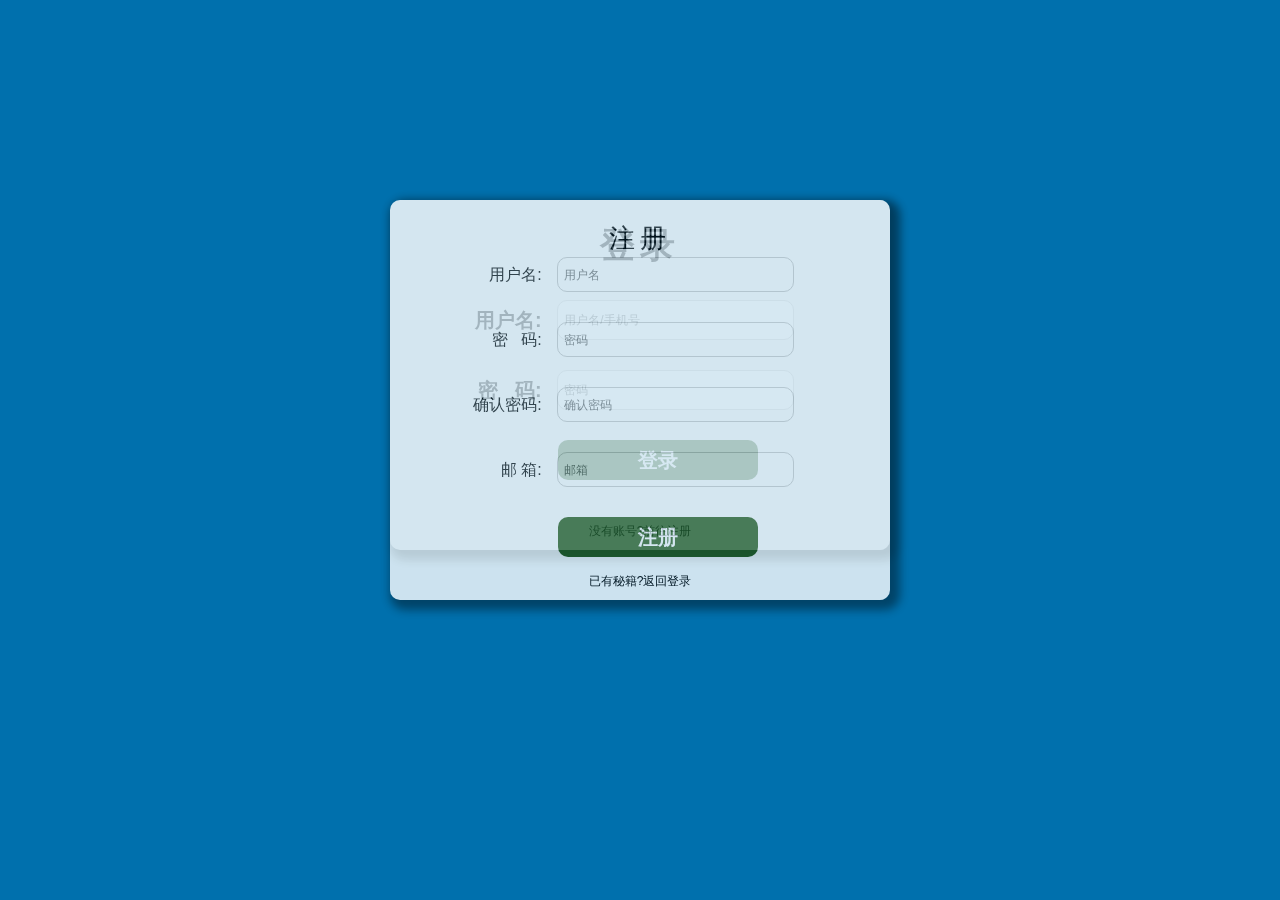
<file: Mysystem/login.html>
<!DOCTYPE html>
<html lang="en">
<head>
<meta http-equiv="Content-Type" content="text/html; charset=utf-8" />
<title>登录</title>

<link rel="stylesheet" type="text/css" href="css/bootstrap.min.css" />
<link rel="stylesheet" type="text/css" href="css/style.css" />

<script src="js/jquery-1.7.2.min.js" type="text/javascript"></script>
<script type="text/javascript">
$(function() {
	$('#login').click(function() {
		var name_state = $('#name');
		var psd_state = $('#psd');
		var name = $('#name').val();
		var psd = $('#psd').val();
		if (name == '') {
			name_state.parent().next().next().css("display", "block");
			return false;
		} else if (psd == '') {
			name_state.parent().next().next().css("display", "none");
			psd_state.parent().next().next().css("display", "block");
			return false;
		} else {
			name_state.parent().next().next().css("display", "none");
			psd_state.parent().next().next().css("display", "none");
			$('.login').submit();
		}
	});
	$('#register').click(function() {
		var name_r_state = $('#name_r');
		var psd_r_state = $('#psd_r');
		var affirm_psd_state = $('#affirm_psd');
		var name_r = $('#name_r').val();
		var psd_r = $('#psd_r').val();
		var affirm_psd = $('#affirm_psd').val();
		if (name_r == '') {
			name_r_state.parent().next().next().css("display", "block");
			return false;
		} else if (psd_r == '') {
			psd_r_state.parent().next().next().css("display", "block");
			return false;
		} else if (affirm_psd == '') {
			affirm_psd_state.parent().next().next().css("display", "block");
			return false;
		} else if (psd_r != affirm_psd) {
			return false;
		} else {
			$('.register').submit();
		}
	})
})

function ok_or_errorBylogin(l) {
	var content = $(l).val();
	if (content != "") {
		$(l).parent().next().next().css("display", "none");
	}
}

function ok_or_errorByRegister(r) {
	var affirm_psd = $("#affirm_psd");
	var psd_r = $("#psd_r");
	var affirm_psd_v = $("#affirm_psd").val();
	var psd_r_v = $("#psd_r").val();
	var email_r=$("#email_r").val();
	var content = $(r).val();
	if (content == "") {
		$(r).parent().next().next().css("display", "block");
		return false;
	} else {
		$(r).parent().next().css("display", "block");
		$(r).parent().next().next().css("display", "none");
		if (psd_r_v == "") {
			$(psd_r).parent().next().css("display", "none");
			$(psd_r).parent().next().next().css("display", "none");
			$(psd_r).parent().next().next().css("display", "block");
			return false;
		}
		if (email_r == "") {
			$(psd_r).parent().next().css("display", "none");
			$(psd_r).parent().next().next().css("display", "none");
			$(psd_r).parent().next().next().css("display", "block");
			return false;
		}
		if (affirm_psd_v == "") {
			$(affirm_psd_v).parent().next().css("display", "none");
			$(affirm_psd_v).parent().next().next().css("display", "none");
			$(affirm_psd_v).parent().next().next().css("display", "block");
			return false;
		}
		if (psd_r_v == affirm_psd_v) {
			$(affirm_psd).parent().next().css("display", "none");
			$(affirm_psd).parent().next().next().css("display", "none");
			$(psd_r).parent().next().css("display", "none");
			$(psd_r).parent().next().next().css("display", "none");
			$(affirm_psd).parent().next().css("display", "block");
			$(psd_r).parent().next().css("display", "block");
		} else {
			$(affirm_psd).parent().next().css("display", "none");
			$(affirm_psd).parent().next().next().css("display", "none");
			$(psd_r).parent().next().css("display", "none");
			$(psd_r).parent().next().next().css("display", "none");
			$(psd_r).parent().next().css("display", "block");
			$(affirm_psd).parent().next().next().css("display", "block");
			return false;
		}
	}
}

function barter_btn(bb) {
	$(bb).parent().parent().fadeOut(1000);
	$(bb).parent().parent().siblings().fadeIn(1000);
}






</script>
</head>

<body class="login_body">
    <script>
        $(document).ready(function () {
            $(".barter_btn").trigger("click")
        })

    </script>
<div class="login_div">
	<div class="col-xs-12 login_title">登录</div>
	<form action="/login/" class="login" method="post">
		<div class="nav">
			<div class="nav login_nav">
				<div class="col-xs-4 login_username">
					用户名:
				</div>
				<div class="col-xs-6 login_usernameInput">
					<input type="text" name="name" id="name" value="" placeholder="&nbsp;&nbsp;用户名/手机号"  onblur="javascript:ok_or_errorBylogin(this)" />
                </div>
                <script>
                    $("#name").val()
                </script>
				<div class="col-xs-1 ok_gou">
					√
				</div>
				<div class="col-xs-1 error_cuo">
					×
				</div>
			</div>
			<div class="nav login_psdNav">
				<div class="col-xs-4">
					密&nbsp;&nbsp;&nbsp;码:
				</div>
				<div class="col-xs-6">
					<input type="password" name="passwd" id="psd" value="" placeholder="&nbsp;&nbsp;密码" onBlur="javascript:ok_or_errorBylogin(this)" />
				</div>
				<div class="col-xs-1 ok_gou">
					√
				</div>
				<div class="col-xs-1 error_cuo">
					×
				</div>
			</div>
			<div class="col-xs-12 login_btn_div" style="margin-bottom: 15px;">
				<input type="submit" class="sub_btn" value="登录" id="login" />
			</div>
			<!-- 错误信息 -->
            <p class="text-center text-danger " style="font-size: 14px;"></p>
		</div>
	</form>

	<div class="col-xs-12 barter_btnDiv">
		<button class="barter_btn" onClick="javascript:barter_btn(this)">没有账号?前往注册</button>
	</div>
</div>

<div class="register_body">
	<div class="col-xs-12 register_title">注册</div>
	<form action="/registe/" class="register" method="post" enctype="multipart/form-data">
		<div class="nav">
			<div class="nav register_nav">
				<div class="col-xs-4">
					用户名:
				</div>
				<div class="col-xs-6">
					<input type="text" name="name" id="name_r" value="" placeholder="&nbsp;&nbsp;用户名" onBlur="javascript:ok_or_errorByRegister(this)" />
				</div>
				<div class="col-xs-1 ok_gou">
					√
				</div>
				<div class="col-xs-1 error_cuo">
					×
				</div>
			</div>
			<div class="nav register_psdnav">
				<div class="col-xs-4">
					密&nbsp;&nbsp;&nbsp;码:
				</div>
				<div class="col-xs-6">
					<input type="password" name="passwd" id="psd_r" value="" placeholder="&nbsp;&nbsp;密码" onBlur="javascript:ok_or_errorByRegister(this)" />
				</div>
				<div class="col-xs-1 ok_gou">
					√
				</div>
				<div class="col-xs-1 error_cuo">
					×
				</div>
			</div>
			<div class="nav register_affirm">
				<div class="col-xs-4">
					确认密码:
				</div>
				<div class="col-xs-6">
					<input type="password" name="repasswd" id="affirm_psd" value="" placeholder="&nbsp;&nbsp;确认密码" onBlur="javascript:ok_or_errorByRegister(this)" />
				</div>
				<div class="col-xs-1 ok_gou">
					√
				</div>
				<div class="col-xs-1 error_cuo">
					×
				</div>
			</div>
            <div class="nav register_emailnav">
				<div class="col-xs-4">
					邮 箱:
				</div>
				<div class="col-xs-6">
					<input type="email" name="email" id="email_r" value="" placeholder="&nbsp;&nbsp;邮箱" onBlur="javascript:ok_or_errorByRegister(this)" />
				</div>
				<div class="col-xs-1 ok_gou">
					√
				</div>
				<div class="col-xs-1 error_cuo">
					×
				</div>
			</div>
			<div class="col-xs-12 register_btn_div">
				<!-- 错误返回 -->
                <p class="text-center text-danger"></p>
				<input type="submit" class="sub_btn" value="注册" id="register" />
			</div>
		</div>
	</form>

	<div class="col-xs-12 barter_register">
		<button class="barter_registerBtn" onClick="javascript:barter_btn(this)" style="">已有秘籍?返回登录</button>
	</div>
</div>


</body>
</html>
</file>
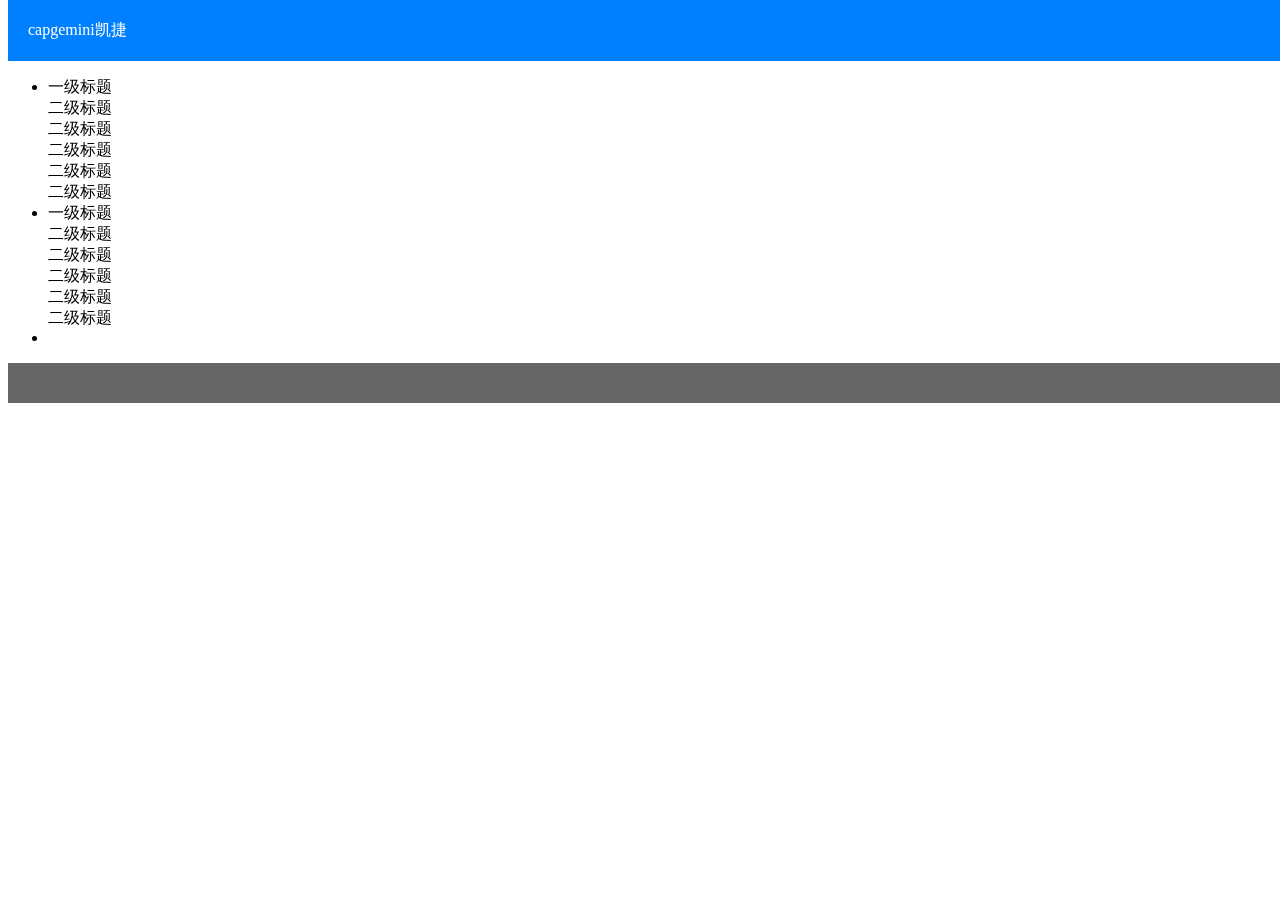
<file: Mysystem/test.html>
<!DOCTYPE html>
<html lang="en">
<head>
	<meta charset="UTF-8">
	<title>Document</title>
	<style type="text/css">
		#content{
			width: 1300px;
			max-width: 1920px;
			min-width: 1366px;
			position: fixed;
			top: 0px;
			bottom: 0;
		}
		#content >header{
			padding: 20px;
			background: #007fff;
			color: white
		}
		#content >section{
			
			height: calc(100%-122px);

		}
		#content >section>nav{
			width: 200px;
			height: 100%;
			vertical-align: top;
		}
		#content >section>nav>dl{
			display: none;
		}
		#content >section>div{
			height: calc(100%-200px);
			vertical-align: top;
		}
		footer{
			display: block;
			padding: 20px;
			text-align: center;
			background: #666;
			color: #fff;

		}
		.inlineblock{
			display: inline-block;
		}
	</style>
</head>
<body>
	<div id="content">
		<header>capgemini凯捷</header>
		<section>
			<nav class="inlineblock allNav">
				<ul>
					<li class="li1">
						<a type="0">一级标题</a>
						<dl>二级标题</dl>
						<dl>二级标题</dl>
						<dl>二级标题</dl>
						<dl>二级标题</dl>
						<dl>二级标题</dl>
					</li>
					<li>
						<a type="0">一级标题</a>
						<dl>二级标题</dl>
						<dl>二级标题</dl>
						<dl>二级标题</dl>
						<dl>二级标题</dl>
						<dl>二级标题</dl>
					</li>
					<li></li>
				</ul>
			</nav>
			<div class="inlineblock"></div>
		</section>
		<footer></footer>
	</div>
</body>
<script src="js/jquery-1.7.2.min.js"></script>
<script type="text/javascript">
	//parent()  parents() siblings()所有的平级 children()子级 find()往下找所有子级 next()下一个 nextAll()下面所有 prev()前一个 prevAll()前面所有个
	//操作 show()显示 ==display block //display inline-block
	//hidden隐藏 
	$(".allNav li.li1").click(function(){
		//attr取属性
		const type = $(this).attr('type')
		if (type == 0){
			$(this).siblings('dl').slideDown(200)
			$(this).attr('type',1)
		}else{

		}
		$(this).children('dl').toggle()

		var html = ''
		data.map(function(object,index){
			html += '<tr>';
			html += '<td>'+object.name+'</td>';
			html += '<td>'+object.content+'</td>';
			html += '<td><button>导出</button></td>';
			html += '<tr>';
		})
	})
</script>
</html>
</file>
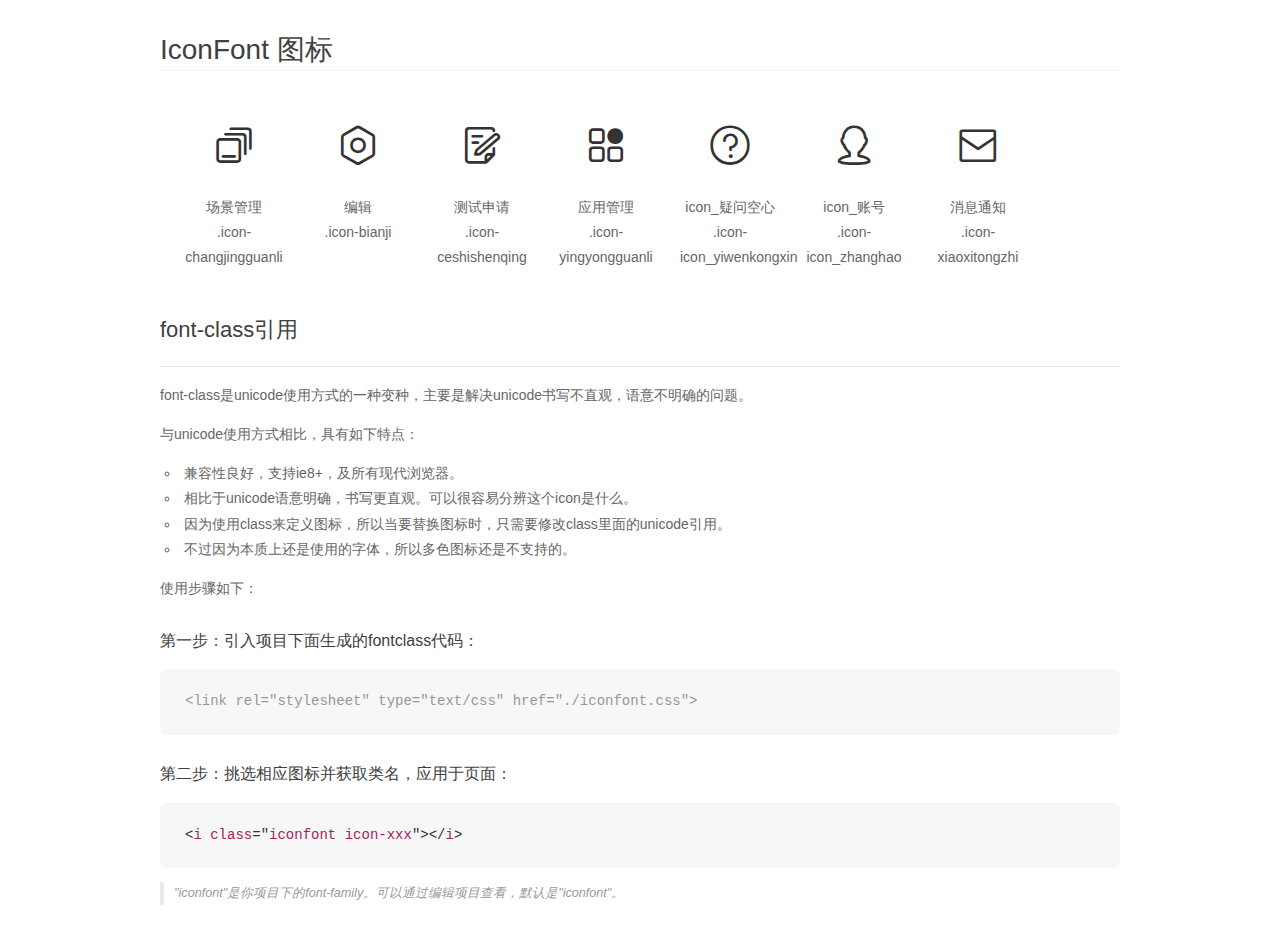
<file: Mysystem/font_965178_f20ciccxwzk/demo_fontclass.html>
<!DOCTYPE html>
<html>
<head>
    <meta charset="utf-8"/>
    <title>IconFont</title>
    <link rel="stylesheet" href="demo.css">
    <link rel="stylesheet" href="iconfont.css">
</head>
<body>
    <div class="main markdown">
        <h1>IconFont 图标</h1>
        <ul class="icon_lists clear">
            
                <li>
                <i class="icon iconfont icon-changjingguanli"></i>
                    <div class="name">场景管理</div>
                    <div class="fontclass">.icon-changjingguanli</div>
                </li>
            
                <li>
                <i class="icon iconfont icon-bianji"></i>
                    <div class="name">编辑</div>
                    <div class="fontclass">.icon-bianji</div>
                </li>
            
                <li>
                <i class="icon iconfont icon-ceshishenqing"></i>
                    <div class="name">测试申请</div>
                    <div class="fontclass">.icon-ceshishenqing</div>
                </li>
            
                <li>
                <i class="icon iconfont icon-yingyongguanli"></i>
                    <div class="name">应用管理</div>
                    <div class="fontclass">.icon-yingyongguanli</div>
                </li>
            
                <li>
                <i class="icon iconfont icon-icon_yiwenkongxin"></i>
                    <div class="name">icon_疑问空心</div>
                    <div class="fontclass">.icon-icon_yiwenkongxin</div>
                </li>
            
                <li>
                <i class="icon iconfont icon-icon_zhanghao"></i>
                    <div class="name">icon_账号</div>
                    <div class="fontclass">.icon-icon_zhanghao</div>
                </li>
            
                <li>
                <i class="icon iconfont icon-xiaoxitongzhi"></i>
                    <div class="name">消息通知</div>
                    <div class="fontclass">.icon-xiaoxitongzhi</div>
                </li>
            
        </ul>

        <h2 id="font-class-">font-class引用</h2>
        <hr>

        <p>font-class是unicode使用方式的一种变种，主要是解决unicode书写不直观，语意不明确的问题。</p>
        <p>与unicode使用方式相比，具有如下特点：</p>
        <ul>
        <li>兼容性良好，支持ie8+，及所有现代浏览器。</li>
        <li>相比于unicode语意明确，书写更直观。可以很容易分辨这个icon是什么。</li>
        <li>因为使用class来定义图标，所以当要替换图标时，只需要修改class里面的unicode引用。</li>
        <li>不过因为本质上还是使用的字体，所以多色图标还是不支持的。</li>
        </ul>
        <p>使用步骤如下：</p>
        <h3 id="-fontclass-">第一步：引入项目下面生成的fontclass代码：</h3>


        <pre><code class="lang-js hljs javascript"><span class="hljs-comment">&lt;link rel="stylesheet" type="text/css" href="./iconfont.css"&gt;</span></code></pre>
        <h3 id="-">第二步：挑选相应图标并获取类名，应用于页面：</h3>
        <pre><code class="lang-css hljs">&lt;<span class="hljs-selector-tag">i</span> <span class="hljs-selector-tag">class</span>="<span class="hljs-selector-tag">iconfont</span> <span class="hljs-selector-tag">icon-xxx</span>"&gt;&lt;/<span class="hljs-selector-tag">i</span>&gt;</code></pre>
        <blockquote>
        <p>"iconfont"是你项目下的font-family。可以通过编辑项目查看，默认是"iconfont"。</p>
        </blockquote>
    </div>
</body>
</html>
</file>
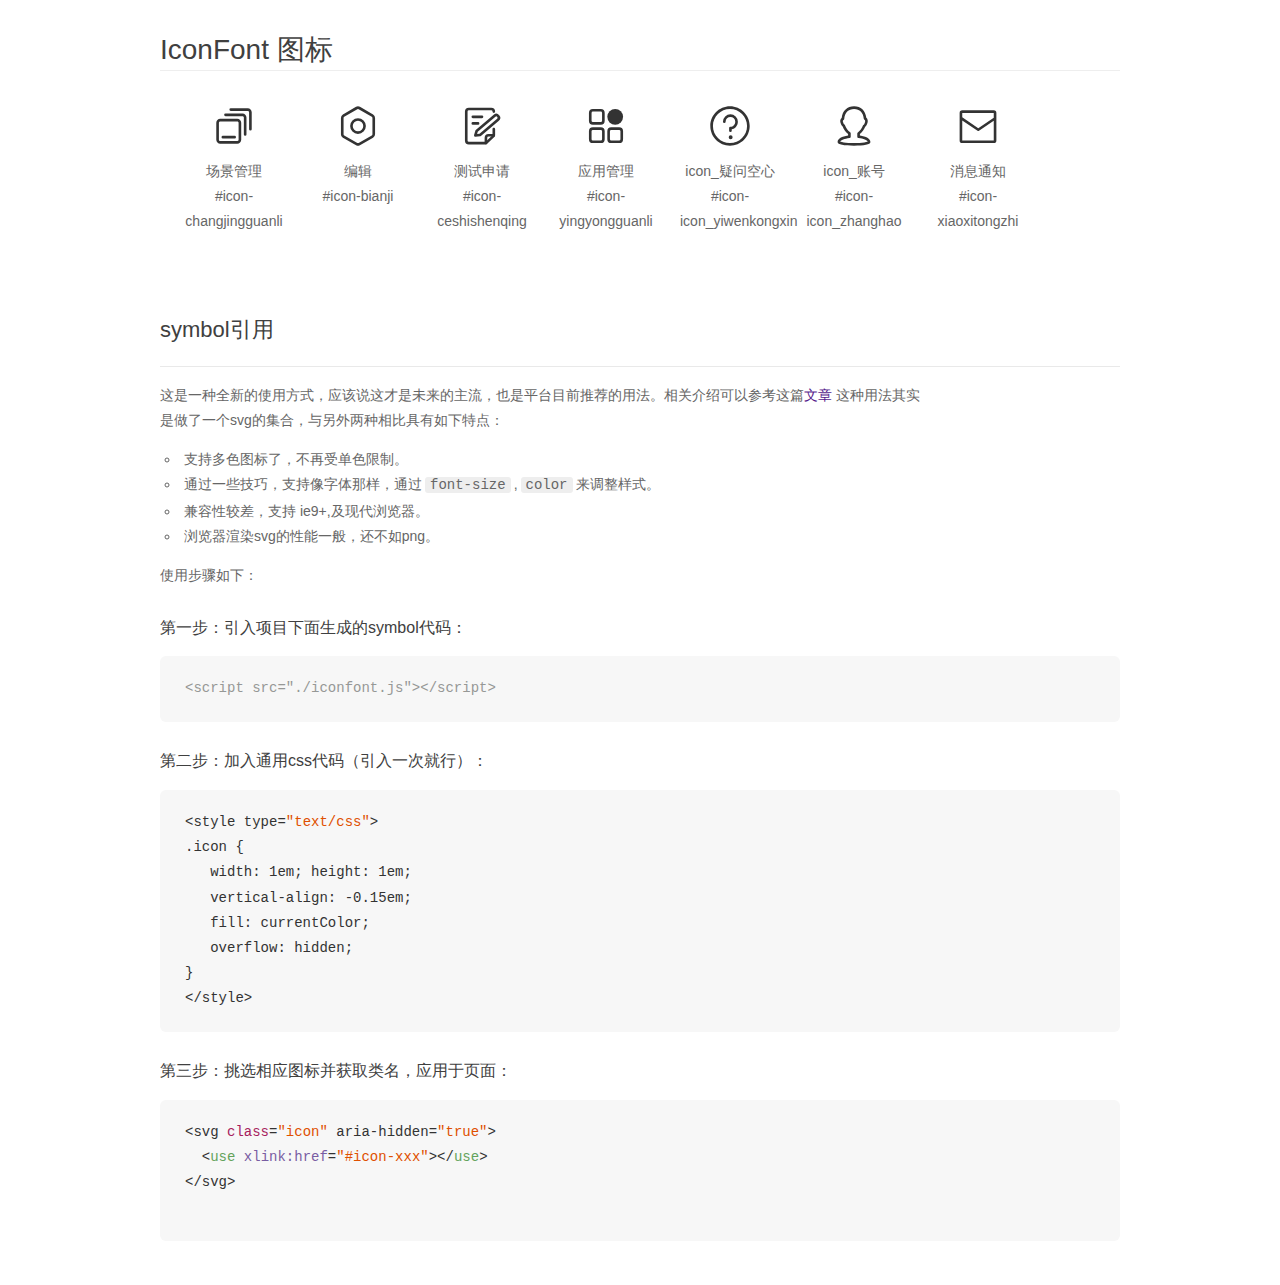
<file: Mysystem/font_965178_f20ciccxwzk/demo_symbol.html>
<!DOCTYPE html>
<html>
<head>
    <meta charset="utf-8"/>
    <title>IconFont</title>
    <link rel="stylesheet" href="demo.css">
    <script src="iconfont.js"></script>

    <style type="text/css">
        .icon {
          /* 通过设置 font-size 来改变图标大小 */
          width: 1em; height: 1em;
          /* 图标和文字相邻时，垂直对齐 */
          vertical-align: -0.15em;
          /* 通过设置 color 来改变 SVG 的颜色/fill */
          fill: currentColor;
          /* path 和 stroke 溢出 viewBox 部分在 IE 下会显示
             normalize.css 中也包含这行 */
          overflow: hidden;
        }

    </style>
</head>
<body>
    <div class="main markdown">
        <h1>IconFont 图标</h1>
        <ul class="icon_lists clear">
            
                <li>
                    <svg class="icon" aria-hidden="true">
                        <use xlink:href="#icon-changjingguanli"></use>
                    </svg>
                    <div class="name">场景管理</div>
                    <div class="fontclass">#icon-changjingguanli</div>
                </li>
            
                <li>
                    <svg class="icon" aria-hidden="true">
                        <use xlink:href="#icon-bianji"></use>
                    </svg>
                    <div class="name">编辑</div>
                    <div class="fontclass">#icon-bianji</div>
                </li>
            
                <li>
                    <svg class="icon" aria-hidden="true">
                        <use xlink:href="#icon-ceshishenqing"></use>
                    </svg>
                    <div class="name">测试申请</div>
                    <div class="fontclass">#icon-ceshishenqing</div>
                </li>
            
                <li>
                    <svg class="icon" aria-hidden="true">
                        <use xlink:href="#icon-yingyongguanli"></use>
                    </svg>
                    <div class="name">应用管理</div>
                    <div class="fontclass">#icon-yingyongguanli</div>
                </li>
            
                <li>
                    <svg class="icon" aria-hidden="true">
                        <use xlink:href="#icon-icon_yiwenkongxin"></use>
                    </svg>
                    <div class="name">icon_疑问空心</div>
                    <div class="fontclass">#icon-icon_yiwenkongxin</div>
                </li>
            
                <li>
                    <svg class="icon" aria-hidden="true">
                        <use xlink:href="#icon-icon_zhanghao"></use>
                    </svg>
                    <div class="name">icon_账号</div>
                    <div class="fontclass">#icon-icon_zhanghao</div>
                </li>
            
                <li>
                    <svg class="icon" aria-hidden="true">
                        <use xlink:href="#icon-xiaoxitongzhi"></use>
                    </svg>
                    <div class="name">消息通知</div>
                    <div class="fontclass">#icon-xiaoxitongzhi</div>
                </li>
            
        </ul>


        <h2 id="symbol-">symbol引用</h2>
        <hr>

        <p>这是一种全新的使用方式，应该说这才是未来的主流，也是平台目前推荐的用法。相关介绍可以参考这篇<a href="">文章</a>
        这种用法其实是做了一个svg的集合，与另外两种相比具有如下特点：</p>
        <ul>
          <li>支持多色图标了，不再受单色限制。</li>
          <li>通过一些技巧，支持像字体那样，通过<code>font-size</code>,<code>color</code>来调整样式。</li>
          <li>兼容性较差，支持 ie9+,及现代浏览器。</li>
          <li>浏览器渲染svg的性能一般，还不如png。</li>
        </ul>
        <p>使用步骤如下：</p>
        <h3 id="-symbol-">第一步：引入项目下面生成的symbol代码：</h3>
        <pre><code class="lang-js hljs javascript"><span class="hljs-comment">&lt;script src="./iconfont.js"&gt;&lt;/script&gt;</span></code></pre>
        <h3 id="-css-">第二步：加入通用css代码（引入一次就行）：</h3>
        <pre><code class="lang-js hljs javascript">&lt;style type=<span class="hljs-string">"text/css"</span>&gt;
.icon {
   width: <span class="hljs-number">1</span>em; height: <span class="hljs-number">1</span>em;
   vertical-align: <span class="hljs-number">-0.15</span>em;
   fill: currentColor;
   overflow: hidden;
}
&lt;<span class="hljs-regexp">/style&gt;</span></code></pre>
        <h3 id="-">第三步：挑选相应图标并获取类名，应用于页面：</h3>
        <pre><code class="lang-js hljs javascript">&lt;svg <span class="hljs-class"><span class="hljs-keyword">class</span></span>=<span class="hljs-string">"icon"</span> aria-hidden=<span class="hljs-string">"true"</span>&gt;<span class="xml"><span class="hljs-tag">
  &lt;<span class="hljs-name">use</span> <span class="hljs-attr">xlink:href</span>=<span class="hljs-string">"#icon-xxx"</span>&gt;</span><span class="hljs-tag">&lt;/<span class="hljs-name">use</span>&gt;</span>
</span>&lt;<span class="hljs-regexp">/svg&gt;
        </span></code></pre>
    </div>
</body>
</html>
</file>
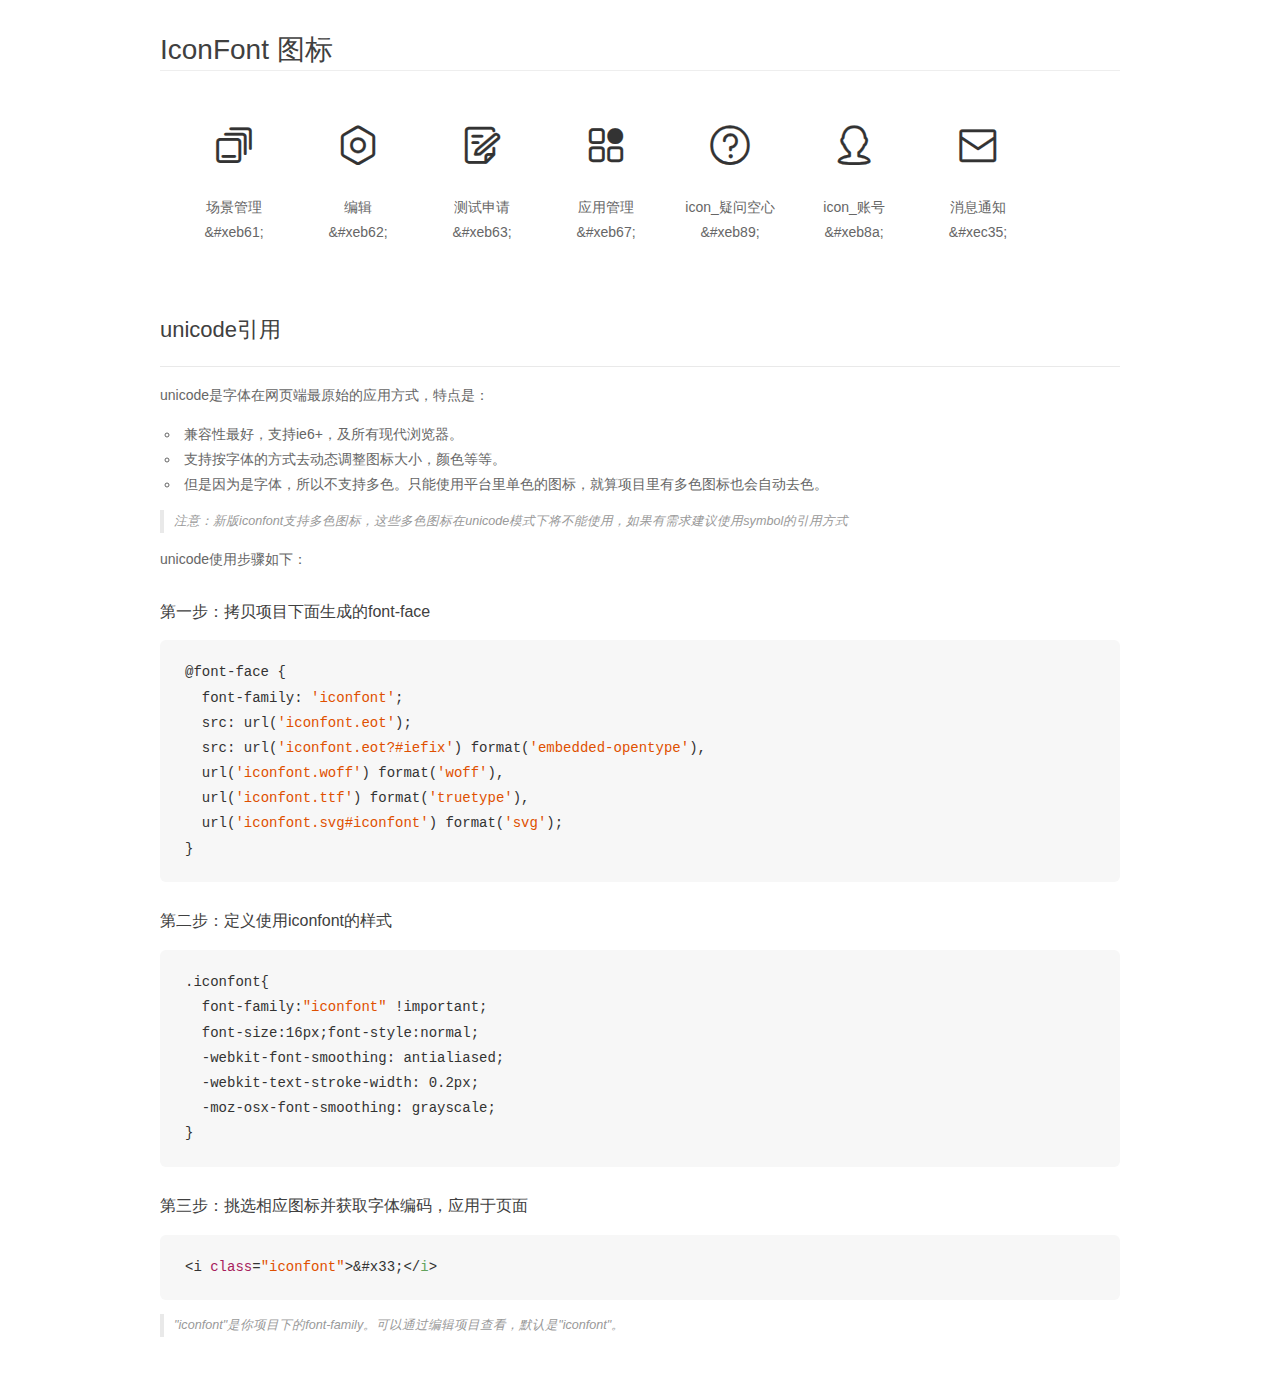
<file: Mysystem/font_965178_f20ciccxwzk/demo_unicode.html>
<!DOCTYPE html>
<html>
<head>
    <meta charset="utf-8"/>
    <title>IconFont</title>
    <link rel="stylesheet" href="demo.css">

    <style type="text/css">

        @font-face {font-family: "iconfont";
          src: url('iconfont.eot'); /* IE9*/
          src: url('iconfont.eot#iefix') format('embedded-opentype'), /* IE6-IE8 */
          url('iconfont.woff') format('woff'), /* chrome, firefox */
          url('iconfont.ttf') format('truetype'), /* chrome, firefox, opera, Safari, Android, iOS 4.2+*/
          url('iconfont.svg#iconfont') format('svg'); /* iOS 4.1- */
        }

        .iconfont {
          font-family:"iconfont" !important;
          font-size:16px;
          font-style:normal;
          -webkit-font-smoothing: antialiased;
          -webkit-text-stroke-width: 0.2px;
          -moz-osx-font-smoothing: grayscale;
        }

    </style>
</head>
<body>
    <div class="main markdown">
        <h1>IconFont 图标</h1>
        <ul class="icon_lists clear">
            
                <li>
                <i class="icon iconfont">&#xeb61;</i>
                    <div class="name">场景管理</div>
                    <div class="code">&amp;#xeb61;</div>
                </li>
            
                <li>
                <i class="icon iconfont">&#xeb62;</i>
                    <div class="name">编辑</div>
                    <div class="code">&amp;#xeb62;</div>
                </li>
            
                <li>
                <i class="icon iconfont">&#xeb63;</i>
                    <div class="name">测试申请</div>
                    <div class="code">&amp;#xeb63;</div>
                </li>
            
                <li>
                <i class="icon iconfont">&#xeb67;</i>
                    <div class="name">应用管理</div>
                    <div class="code">&amp;#xeb67;</div>
                </li>
            
                <li>
                <i class="icon iconfont">&#xeb89;</i>
                    <div class="name">icon_疑问空心</div>
                    <div class="code">&amp;#xeb89;</div>
                </li>
            
                <li>
                <i class="icon iconfont">&#xeb8a;</i>
                    <div class="name">icon_账号</div>
                    <div class="code">&amp;#xeb8a;</div>
                </li>
            
                <li>
                <i class="icon iconfont">&#xec35;</i>
                    <div class="name">消息通知</div>
                    <div class="code">&amp;#xec35;</div>
                </li>
            
        </ul>
        <h2 id="unicode-">unicode引用</h2>
        <hr>

        <p>unicode是字体在网页端最原始的应用方式，特点是：</p>
        <ul>
        <li>兼容性最好，支持ie6+，及所有现代浏览器。</li>
        <li>支持按字体的方式去动态调整图标大小，颜色等等。</li>
        <li>但是因为是字体，所以不支持多色。只能使用平台里单色的图标，就算项目里有多色图标也会自动去色。</li>
        </ul>
        <blockquote>
        <p>注意：新版iconfont支持多色图标，这些多色图标在unicode模式下将不能使用，如果有需求建议使用symbol的引用方式</p>
        </blockquote>
        <p>unicode使用步骤如下：</p>
        <h3 id="-font-face">第一步：拷贝项目下面生成的font-face</h3>
        <pre><code class="lang-js hljs javascript">@font-face {
  font-family: <span class="hljs-string">'iconfont'</span>;
  src: url(<span class="hljs-string">'iconfont.eot'</span>);
  src: url(<span class="hljs-string">'iconfont.eot?#iefix'</span>) format(<span class="hljs-string">'embedded-opentype'</span>),
  url(<span class="hljs-string">'iconfont.woff'</span>) format(<span class="hljs-string">'woff'</span>),
  url(<span class="hljs-string">'iconfont.ttf'</span>) format(<span class="hljs-string">'truetype'</span>),
  url(<span class="hljs-string">'iconfont.svg#iconfont'</span>) format(<span class="hljs-string">'svg'</span>);
}
</code></pre>
        <h3 id="-iconfont-">第二步：定义使用iconfont的样式</h3>
        <pre><code class="lang-js hljs javascript">.iconfont{
  font-family:<span class="hljs-string">"iconfont"</span> !important;
  font-size:<span class="hljs-number">16</span>px;font-style:normal;
  -webkit-font-smoothing: antialiased;
  -webkit-text-stroke-width: <span class="hljs-number">0.2</span>px;
  -moz-osx-font-smoothing: grayscale;
}
</code></pre>
        <h3 id="-">第三步：挑选相应图标并获取字体编码，应用于页面</h3>
        <pre><code class="lang-js hljs javascript">&lt;i <span class="hljs-class"><span class="hljs-keyword">class</span></span>=<span class="hljs-string">"iconfont"</span>&gt;&amp;#x33;<span class="xml"><span class="hljs-tag">&lt;/<span class="hljs-name">i</span>&gt;</span></span></code></pre>

        <blockquote>
        <p>"iconfont"是你项目下的font-family。可以通过编辑项目查看，默认是"iconfont"。</p>
        </blockquote>
    </div>


</body>
</html>
</file>
<file: Mysystem/css/style.css>
@charset "utf-8";
* {
    margin: 0px ;
    padding: 0px ;
    text-decoration: none ;
    list-style: none;
    font-size: 12px ;
    font-family: Arial ;
}
/**login**/
.login_body{ background: #0070ad;background-repeat:no-repeat;background-size:cover;}
.login_div{width:500px;height:350px; top: 50%; left: 50%; color: black; margin-top: -250px; margin-left: -250px; position:fixed;border-radius:10px; z-index: 9999; background:#f5f5f5;  box-shadow: 5px 5px 10px 5px rgba(0, 0, 0, 0.5);}
.login_div .login_title{text-align: center; font-size: 35px; margin-top: 20px; letter-spacing: 5px; font-weight: bold;}
.login_nav{margin-top: 40px;}
.login_username{text-align: right; height: 40px; margin-top: 30px;line-height: 40px; font-size: 20px; font-weight: bold;}
.login_usernameInput{height: 40px; padding: 0px;margin-top: 30px;}
#name{font-size: 12px; height: 40px; outline: 0px; border-radius: 10px; border: 1px solid #CCCCCC; width: 95%;}
.ok_gou{height: 40px; color: #5CB85C; font-size: 35px; display: none; text-align: center; border-radius: 10px;padding: 0px; line-height: 37px; border: 2px solid  #5CB85C;}
.error_cuo{height: 40px; color: red; font-size: 40px;  display: none; text-align: center; border-radius: 10px;padding: 0px; line-height: 30px; border: 2px solid red;}
.login_psdNav{margin-top: 30px;}
.login_psdNav .col-xs-4{text-align: right; height: 40px; line-height: 40px; font-size: 20px; font-weight: bold;}
.login_psdNav .col-xs-6{height: 40px; padding: 0px;}
#psd{height: 40px; font-size: 12px; outline: 0px; border-radius: 10px; border: 1px solid #CCCCCC; width: 95%; }
.login_btn_div{text-align: center; margin-top: 30px; padding-left: 50px;}
#login{outline: 0px; border: 0px; width: 200px; height: 40px; border-radius: 10px; color: white; font-weight: bold; font-size: 20px;}
.barter_btnDiv{text-align: center; position: absolute; bottom: 0; margin-bottom: 10px;}
.barter_btn{border: 0px; background: transparent; outline: 0px;}
.barter_btn:hover{color: crimson; }
.register_body{width:500px;height:400px; top: 50%; left: 50%; color: black; margin-top: -250px; margin-left: -250px; position:fixed;border-radius:10px; display: none; background: #FFFFFF;  box-shadow: 5px 5px 10px 5px rgba(0, 0, 0, 0.5);}
.register_title{text-align: center; font-size: 26px; margin-top: 20px; letter-spacing: 5px; }
.register_nav{margin-top: 40px;}
.register_nav .col-xs-4{text-align: right; height: 35px; line-height: 35px; font-size: 16px; }
.register_nav .col-xs-6{height: 35px; padding: 0px;}
#name_r{font-size: 12px; height: 35px; outline: 0px; border-radius: 10px; border: 1px solid #CCCCCC; width: 95%;}
.register_psdnav{margin-top: 30px;}
.register_psdnav .col-xs-4{text-align: right; height: 35px; line-height: 35px; font-size: 16px;}
.register_psdnav .col-xs-6{height: 35px; padding: 0px;}
#psd_r{height: 35px; font-size: 12px; outline: 0px; border-radius: 10px; border: 1px solid #CCCCCC; width: 95%;}
.register_affirm{margin-top: 30px;}
.register_affirm .col-xs-4{text-align: right; height: 35px; line-height: 35px; font-size: 16px; }
.register_affirm .col-xs-6{height: 35px; padding: 0px;}
#affirm_psd{height: 35px; font-size: 12px; outline: 0px; border-radius: 10px; border: 1px solid #CCCCCC; width: 95%; }
.register_btn_div{text-align: center; margin-top: 20px; padding-left: 50px;}
#email_r{height: 35px; font-size: 12px; outline: 0px; border-radius: 10px; border: 1px solid #CCCCCC; width: 95%;}
.register_emailnav{margin-top: 30px;}
.register_emailnav .col-xs-4{text-align: right; height: 35px; line-height: 35px; font-size: 16px;  }
.register_emailnav .col-xs-6{height: 35px; padding: 0px;}
#register{outline: 0px; border: 0px; width: 200px; height: 40px; border-radius: 10px; color: white; font-weight: bold; font-size: 20px;}
.barter_register{text-align: center; position: absolute; bottom: 0;margin-bottom: 10px;}
.barter_registerBtn{border: 0px; background: transparent; outline: 0px;}
.barter_registerBtn:hover{color: crimson; }
.sub_btn{background-color: rgba(25,79,5,0.95)}
.sub_btn:hover{background: rgba(14,60,5,0.95);}
</file>
<file: Mysystem/font_965178_f20ciccxwzk/iconfont.css>
@font-face {font-family: "iconfont";
  src: url('iconfont.eot?t=1544701996486'); /* IE9*/
  src: url('iconfont.eot?t=1544701996486#iefix') format('embedded-opentype'), /* IE6-IE8 */
  url('[data-uri]') format('woff'),
  url('iconfont.ttf?t=1544701996486') format('truetype'), /* chrome, firefox, opera, Safari, Android, iOS 4.2+*/
  url('iconfont.svg?t=1544701996486#iconfont') format('svg'); /* iOS 4.1- */
}

.iconfont {
  font-family:"iconfont" !important;
  font-size:16px;
  font-style:normal;
  -webkit-font-smoothing: antialiased;
  -moz-osx-font-smoothing: grayscale;
}

.icon-changjingguanli:before { content: "\eb61"; }

.icon-bianji:before { content: "\eb62"; }

.icon-ceshishenqing:before { content: "\eb63"; }

.icon-yingyongguanli:before { content: "\eb67"; }

.icon-icon_yiwenkongxin:before { content: "\eb89"; }

.icon-icon_zhanghao:before { content: "\eb8a"; }

.icon-xiaoxitongzhi:before { content: "\ec35"; }
</file>
<file: Mysystem/font_965178_f20ciccxwzk/demo.css>
*{margin: 0;padding: 0;list-style: none;}
/*
KISSY CSS Reset
理念：1. reset 的目的不是清除浏览器的默认样式，这仅是部分工作。清除和重置是紧密不可分的。
2. reset 的目的不是让默认样式在所有浏览器下一致，而是减少默认样式有可能带来的问题。
3. reset 期望提供一套普适通用的基础样式。但没有银弹，推荐根据具体需求，裁剪和修改后再使用。
特色：1. 适应中文；2. 基于最新主流浏览器。
维护：玉伯<lifesinger@gmail.com>, 正淳<ragecarrier@gmail.com>
 */

/** 清除内外边距 **/
body, h1, h2, h3, h4, h5, h6, hr, p, blockquote, /* structural elements 结构元素 */
dl, dt, dd, ul, ol, li, /* list elements 列表元素 */
pre, /* text formatting elements 文本格式元素 */
form, fieldset, legend, button, input, textarea, /* form elements 表单元素 */
th, td /* table elements 表格元素 */ {
  margin: 0;
  padding: 0;
}

/** 设置默认字体 **/
body,
button, input, select, textarea /* for ie */ {
  font: 12px/1.5 tahoma, arial, \5b8b\4f53, sans-serif;
}
h1, h2, h3, h4, h5, h6 { font-size: 100%; }
address, cite, dfn, em, var { font-style: normal; } /* 将斜体扶正 */
code, kbd, pre, samp { font-family: courier new, courier, monospace; } /* 统一等宽字体 */
small { font-size: 12px; } /* 小于 12px 的中文很难阅读，让 small 正常化 */

/** 重置列表元素 **/
ul, ol { list-style: none; }

/** 重置文本格式元素 **/
a { text-decoration: none; }
a:hover { text-decoration: underline; }


/** 重置表单元素 **/
legend { color: #000; } /* for ie6 */
fieldset, img { border: 0; } /* img 搭车：让链接里的 img 无边框 */
button, input, select, textarea { font-size: 100%; } /* 使得表单元素在 ie 下能继承字体大小 */
/* 注：optgroup 无法扶正 */

/** 重置表格元素 **/
table { border-collapse: collapse; border-spacing: 0; }

/* 清除浮动 */
.ks-clear:after, .clear:after {
  content: '\20';
  display: block;
  height: 0;
  clear: both;
}
.ks-clear, .clear {
  *zoom: 1;
}

.main {
  padding: 30px 100px;
width: 960px;
margin: 0 auto;
}
.main h1{font-size:36px; color:#333; text-align:left;margin-bottom:30px; border-bottom: 1px solid #eee;}

.helps{margin-top:40px;}
.helps pre{
  padding:20px;
  margin:10px 0;
  border:solid 1px #e7e1cd;
  background-color: #fffdef;
  overflow: auto;
}

.icon_lists{
  width: 100% !important;

}

.icon_lists li{
  float:left;
  width: 100px;
  height:180px;
  text-align: center;
  list-style: none !important;
}
.icon_lists .icon{
  font-size: 42px;
  line-height: 100px;
  margin: 10px 0;
  color:#333;
  -webkit-transition: font-size 0.25s ease-out 0s;
  -moz-transition: font-size 0.25s ease-out 0s;
  transition: font-size 0.25s ease-out 0s;

}
.icon_lists .icon:hover{
  font-size: 100px;
}



.markdown {
  color: #666;
  font-size: 14px;
  line-height: 1.8;
}

.highlight {
  line-height: 1.5;
}

.markdown img {
  vertical-align: middle;
  max-width: 100%;
}

.markdown h1 {
  color: #404040;
  font-weight: 500;
  line-height: 40px;
  margin-bottom: 24px;
}

.markdown h2,
.markdown h3,
.markdown h4,
.markdown h5,
.markdown h6 {
  color: #404040;
  margin: 1.6em 0 0.6em 0;
  font-weight: 500;
  clear: both;
}

.markdown h1 {
  font-size: 28px;
}

.markdown h2 {
  font-size: 22px;
}

.markdown h3 {
  font-size: 16px;
}

.markdown h4 {
  font-size: 14px;
}

.markdown h5 {
  font-size: 12px;
}

.markdown h6 {
  font-size: 12px;
}

.markdown hr {
  height: 1px;
  border: 0;
  background: #e9e9e9;
  margin: 16px 0;
  clear: both;
}

.markdown p,
.markdown pre {
  margin: 1em 0;
}

.markdown > p,
.markdown > blockquote,
.markdown > .highlight,
.markdown > ol,
.markdown > ul {
  width: 80%;
}

.markdown ul > li {
  list-style: circle;
}

.markdown > ul li,
.markdown blockquote ul > li {
  margin-left: 20px;
  padding-left: 4px;
}

.markdown > ul li p,
.markdown > ol li p {
  margin: 0.6em 0;
}

.markdown ol > li {
  list-style: decimal;
}

.markdown > ol li,
.markdown blockquote ol > li {
  margin-left: 20px;
  padding-left: 4px;
}

.markdown code {
  margin: 0 3px;
  padding: 0 5px;
  background: #eee;
  border-radius: 3px;
}

.markdown pre {
  border-radius: 6px;
  background: #f7f7f7;
  padding: 20px;
}

.markdown pre code {
  border: none;
  background: #f7f7f7;
  margin: 0;
}

.markdown strong,
.markdown b {
  font-weight: 600;
}

.markdown > table {
  border-collapse: collapse;
  border-spacing: 0px;
  empty-cells: show;
  border: 1px solid #e9e9e9;
  width: 95%;
  margin-bottom: 24px;
}

.markdown > table th {
  white-space: nowrap;
  color: #333;
  font-weight: 600;

}

.markdown > table th,
.markdown > table td {
  border: 1px solid #e9e9e9;
  padding: 8px 16px;
  text-align: left;
}

.markdown > table th {
  background: #F7F7F7;
}

.markdown blockquote {
  font-size: 90%;
  color: #999;
  border-left: 4px solid #e9e9e9;
  padding-left: 0.8em;
  margin: 1em 0;
  font-style: italic;
}

.markdown blockquote p {
  margin: 0;
}

.markdown .anchor {
  opacity: 0;
  transition: opacity 0.3s ease;
  margin-left: 8px;
}

.markdown .waiting {
  color: #ccc;
}

.markdown h1:hover .anchor,
.markdown h2:hover .anchor,
.markdown h3:hover .anchor,
.markdown h4:hover .anchor,
.markdown h5:hover .anchor,
.markdown h6:hover .anchor {
  opacity: 1;
  display: inline-block;
}

.markdown > br,
.markdown > p > br {
  clear: both;
}


.hljs {
  display: block;
  background: white;
  padding: 0.5em;
  color: #333333;
  overflow-x: auto;
}

.hljs-comment,
.hljs-meta {
  color: #969896;
}

.hljs-string,
.hljs-variable,
.hljs-template-variable,
.hljs-strong,
.hljs-emphasis,
.hljs-quote {
  color: #df5000;
}

.hljs-keyword,
.hljs-selector-tag,
.hljs-type {
  color: #a71d5d;
}

.hljs-literal,
.hljs-symbol,
.hljs-bullet,
.hljs-attribute {
  color: #0086b3;
}

.hljs-section,
.hljs-name {
  color: #63a35c;
}

.hljs-tag {
  color: #333333;
}

.hljs-title,
.hljs-attr,
.hljs-selector-id,
.hljs-selector-class,
.hljs-selector-attr,
.hljs-selector-pseudo {
  color: #795da3;
}

.hljs-addition {
  color: #55a532;
  background-color: #eaffea;
}

.hljs-deletion {
  color: #bd2c00;
  background-color: #ffecec;
}

.hljs-link {
  text-decoration: underline;
}

pre{
  background: #fff;
}
</file>
